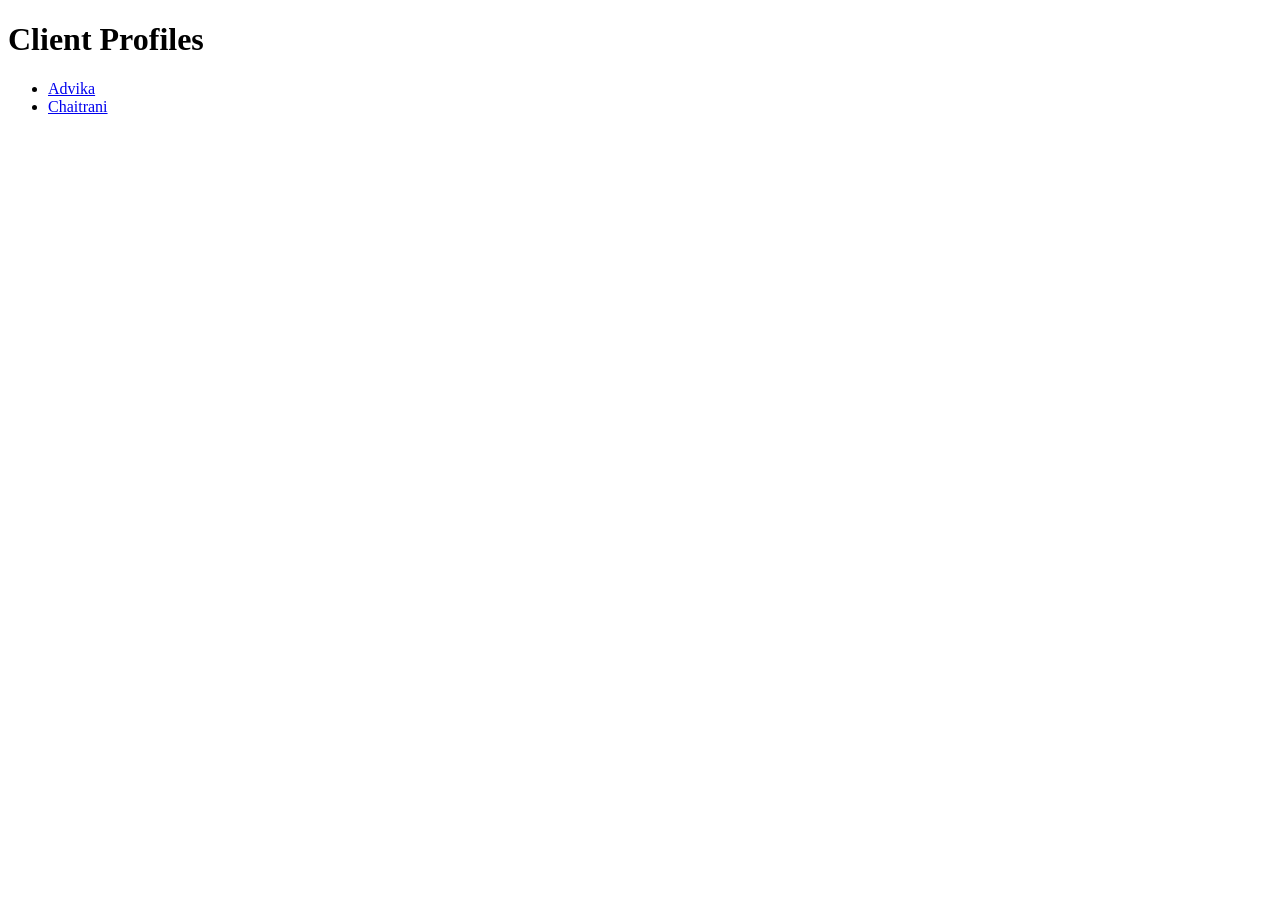
<file: index.html>
<!DOCTYPE html>
<html>
<head>
    <title>Faculty Profiles</title>
</head>
<body>

    <h1>Client Profiles</h1>

    <ul>
        <li><a href="advika.html">Advika</a></li>
        <li><a href="chaitrani-portfolio.html">Chaitrani</a></li>
    </ul>

</body>
</html>
</file>
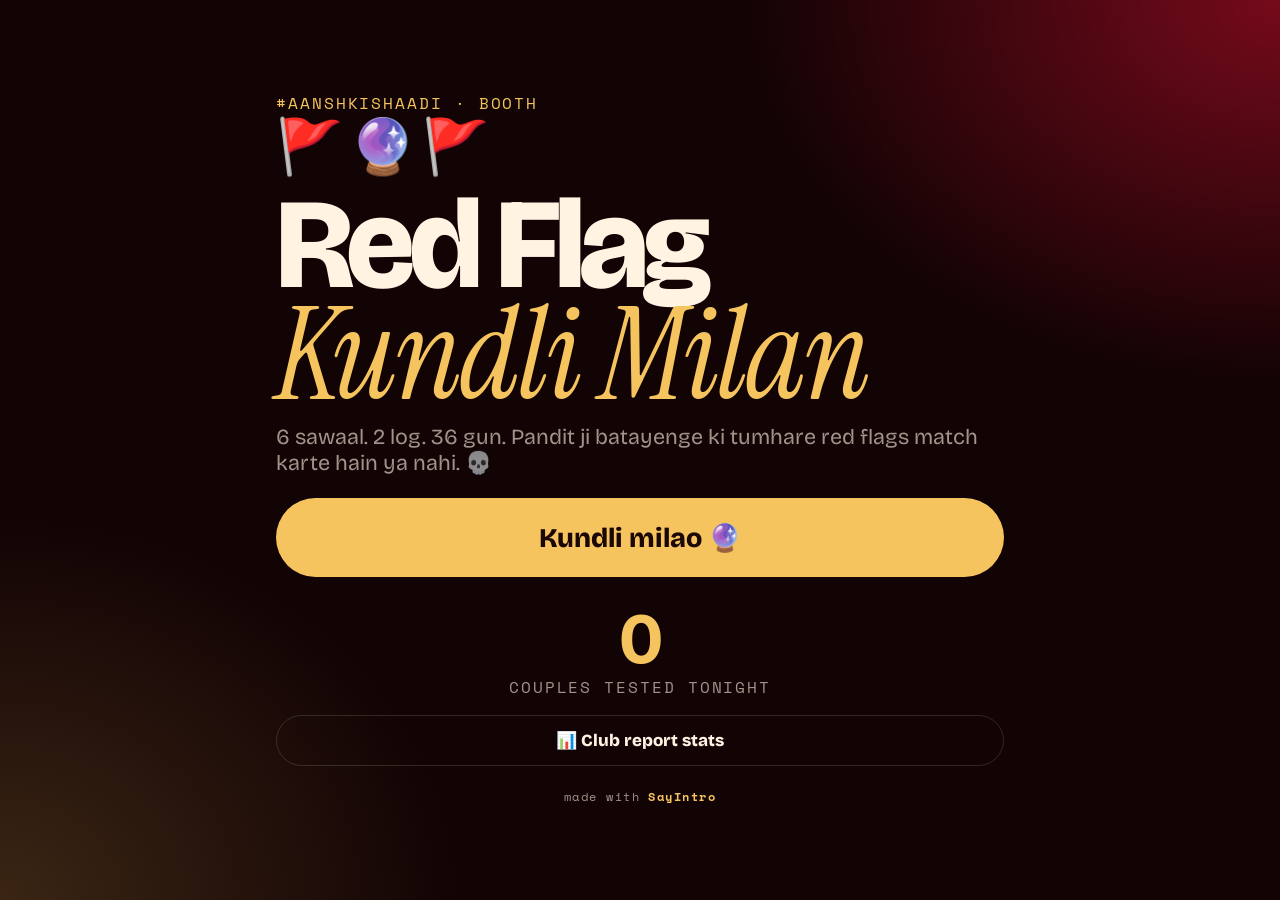
<file: fake-shaadi/public/kundli.html>
<!doctype html>
<html lang="en">
<head>
<meta charset="utf-8">
<meta name="viewport" content="width=device-width, initial-scale=1, viewport-fit=cover">
<title>Red Flag Kundli Milan · #AanshKiShaadi</title>
<meta name="theme-color" content="#120304">
<link rel="icon" href="data:image/svg+xml,<svg xmlns='http://www.w3.org/2000/svg' viewBox='0 0 100 100'><text y='.9em' font-size='90'>🚩</text></svg>">
<link rel="preconnect" href="https://fonts.googleapis.com">
<link rel="preconnect" href="https://fonts.gstatic.com" crossorigin>
<link href="https://fonts.googleapis.com/css2?family=Bricolage+Grotesque:opsz,wght@12..96,400..800&family=Instrument+Serif:ital@0;1&family=Space+Mono:wght@400;700&display=swap" rel="stylesheet">
<style>
  :root {
    --bg: #120304; --red: #c8102e; --red-2: #ff3b4e; --gold: #f5c45e; --gold-2: #ffe3a3;
    --text: #fff4e2; --muted: rgba(255, 244, 226, 0.6); --line: rgba(255, 244, 226, 0.14); --card: rgba(255, 255, 255, 0.05);
    --display: 'Bricolage Grotesque', system-ui, sans-serif; --serif: 'Instrument Serif', Georgia, serif; --mono: 'Space Mono', ui-monospace, monospace;
    color-scheme: dark;
  }
  * { box-sizing: border-box; }
  html, body { margin: 0; min-height: 100%; }
  body {
    font-family: var(--display); color: var(--text); min-height: 100dvh; overflow-x: hidden;
    background:
      radial-gradient(70vmax 50vmax at 100% 0%, rgba(200, 16, 46, 0.55), transparent 60%),
      radial-gradient(60vmax 50vmax at 0% 100%, rgba(245, 196, 94, 0.18), transparent 60%),
      var(--bg);
  }
  button, input { font: inherit; color: inherit; }
  .screen { display: none; min-height: 100dvh; padding: max(20px, env(safe-area-inset-top)) 16px max(24px, env(safe-area-inset-bottom)); max-width: 760px; margin: 0 auto; flex-direction: column; justify-content: center; }
  .screen.on { display: flex; animation: in 0.35s ease both; }
  @keyframes in { from { opacity: 0; transform: translateY(14px); } to { opacity: 1; transform: none; } }
  .mono { font-family: var(--mono); letter-spacing: 0.12em; text-transform: uppercase; font-size: clamp(12px, 1.8vh, 16px); }
  .serif { font-family: var(--serif); font-style: italic; font-weight: 400; }
  .gold { color: var(--gold); } .muted { color: var(--muted); } .red { color: var(--red-2); }
  h1 { font-size: clamp(56px, 16vw, 128px); line-height: 0.86; letter-spacing: -0.05em; margin: 10px 0 14px; font-weight: 800; }
  h1 .serif { display: block; color: var(--gold); letter-spacing: -0.02em; }
  h2 { font-size: clamp(34px, 9vw, 64px); line-height: 1; letter-spacing: -0.03em; margin: 8px 0 16px; }
  .btn { display: flex; align-items: center; justify-content: center; gap: 10px; width: 100%; border: 0; border-radius: 999px; padding: clamp(18px, 2.6vh, 26px); font-size: clamp(20px, 3vh, 28px); font-weight: 800; cursor: pointer; background: var(--gold); color: #1b0805; -webkit-tap-highlight-color: transparent; transition: transform 0.1s; }
  .btn:active { transform: scale(0.97); }
  .btn.red { background: var(--red); color: #fff; }
  .btn.ghost { background: transparent; border: 1px solid var(--line); color: var(--text); font-size: 17px; padding: 14px; }
  .input { width: 100%; padding: 18px 20px; border-radius: 18px; background: rgba(0, 0, 0, 0.4); border: 2px solid var(--line); outline: none; font-size: clamp(20px, 3vh, 28px); font-weight: 700; }
  .input:focus { border-color: var(--gold); }
  .count { margin-top: 26px; text-align: center; }
  .count b { font-size: clamp(40px, 8vh, 72px); display: block; line-height: 1; color: var(--gold); letter-spacing: -0.03em; }
  .flags { font-size: clamp(30px, 6vh, 54px); letter-spacing: 6px; }

  .progress { display: flex; gap: 6px; margin-bottom: 18px; }
  .progress i { flex: 1; height: 6px; border-radius: 9px; background: var(--line); }
  .progress i.done { background: var(--gold); }
  .who { display: inline-block; padding: 6px 14px; border-radius: 999px; background: var(--red); font-weight: 800; font-size: clamp(14px, 2vh, 20px); }
  .q { font-size: clamp(34px, 8.5vw, 64px); line-height: 1.02; letter-spacing: -0.03em; font-weight: 800; margin: 18px 0 22px; }
  .opts { display: grid; gap: 12px; }
  .opt { text-align: left; padding: clamp(16px, 2.4vh, 24px) 20px; border-radius: 20px; border: 2px solid var(--line); background: var(--card); font-size: clamp(19px, 2.8vh, 28px); font-weight: 700; cursor: pointer; display: flex; gap: 14px; align-items: center; }
  .opt kbd { font-family: var(--mono); font-size: 14px; color: var(--muted); border: 1px solid var(--line); border-radius: 6px; padding: 2px 7px; }
  .opt:active, .opt.pick { border-color: var(--gold); background: rgba(245, 196, 94, 0.18); }
  .back { background: none; border: 0; color: var(--muted); margin-top: 18px; cursor: pointer; font-size: 15px; }

  .pass { text-align: center; }
  .pass .em { font-size: clamp(80px, 18vh, 160px); }

  .chakra { width: min(60vw, 40vh); aspect-ratio: 1; margin: 0 auto; border-radius: 50%; border: 3px solid var(--gold); position: relative; animation: spin 1s linear infinite; box-shadow: 0 0 60px rgba(245, 196, 94, 0.4), inset 0 0 40px rgba(200, 16, 46, 0.6); }
  .chakra span { position: absolute; left: 50%; top: 50%; font-size: clamp(22px, 4vh, 36px); }
  @keyframes spin { to { transform: rotate(360deg); } }
  .loading-txt { text-align: center; margin-top: 26px; font-size: clamp(20px, 3vh, 30px); font-weight: 700; }

  .result { text-align: center; }
  .names { font-size: clamp(26px, 6vw, 44px); font-weight: 800; letter-spacing: -0.02em; }
  .names .serif { color: var(--red-2); }
  .score { font-size: clamp(110px, 30vw, 230px); line-height: 0.9; font-weight: 800; letter-spacing: -0.06em; color: var(--gold); text-shadow: 0 0 50px rgba(245, 196, 94, 0.45); }
  .score small { font-size: 0.32em; color: var(--muted); letter-spacing: -0.02em; }
  .verdict { font-size: clamp(26px, 6.6vw, 46px); font-weight: 800; line-height: 1.08; letter-spacing: -0.02em; margin: 10px 0; opacity: 0; transform: scale(0.7); transition: all 0.5s cubic-bezier(.2,1.6,.4,1); }
  .verdict.show { opacity: 1; transform: none; }
  .yog { font-family: var(--serif); font-style: italic; font-size: clamp(20px, 4.4vw, 30px); color: var(--gold-2); margin: 4px 0; }
  .meter { margin: 18px auto 6px; max-width: 520px; text-align: left; }
  .meter .bar { height: 14px; border-radius: 99px; background: var(--line); overflow: hidden; }
  .meter .bar i { display: block; height: 100%; width: 0; background: linear-gradient(90deg, var(--gold), var(--red-2)); transition: width 1.2s ease 0.3s; }
  .breakdown { display: grid; grid-template-columns: 1fr 1fr; gap: 8px; margin: 18px 0; text-align: left; }
  .breakdown div { background: var(--card); border: 1px solid var(--line); border-radius: 14px; padding: 10px 12px; font-size: 14px; }
  .breakdown b { display: block; font-size: 13px; color: var(--muted); font-family: var(--mono); font-weight: 400; letter-spacing: 0.05em; }
  .story { width: min(260px, 64vw); aspect-ratio: 9/16; border-radius: 16px; border: 1px solid var(--line); box-shadow: 0 20px 60px rgba(0, 0, 0, 0.6); margin: 8px auto 14px; display: block; }
  .row2 { display: grid; grid-template-columns: 1fr 1fr; gap: 10px; }
  .next { margin-top: 12px; background: var(--red); color: #fff; font-size: clamp(24px, 3.6vh, 34px); }
  .foot { text-align: center; font-family: var(--mono); font-size: 12px; color: var(--muted); letter-spacing: 0.12em; margin-top: 22px; }
  .foot b { color: var(--gold); }
  .stats { background: var(--card); border: 1px solid var(--line); border-radius: 18px; padding: 16px; margin-top: 14px; display: none; font-family: var(--mono); font-size: 14px; white-space: pre-wrap; }
  .stats.on { display: block; }
  .toast { position: fixed; left: 50%; bottom: 24px; transform: translateX(-50%); background: #2a0a0d; border: 1px solid var(--gold); padding: 12px 18px; border-radius: 14px; font-weight: 700; z-index: 9; opacity: 0; transition: opacity 0.25s; pointer-events: none; }
  .toast.on { opacity: 1; }
</style>
</head>
<body>

<!-- HOME -->
<section class="screen on" id="s-home">
  <div class="mono gold">#AanshKiShaadi · Booth</div>
  <div class="flags">🚩🔮🚩</div>
  <h1>Red Flag <span class="serif">Kundli Milan</span></h1>
  <p class="muted" style="font-size:clamp(17px,2.4vh,22px);margin:0 0 22px;">6 sawaal. 2 log. 36 gun. Pandit ji batayenge ki tumhare red flags match karte hain ya nahi. 💀</p>
  <button class="btn" id="go">Kundli milao 🔮</button>
  <div class="count"><b id="pairCount">0</b><span class="mono muted">couples tested tonight</span></div>
  <button class="btn ghost" id="statsBtn" style="margin-top:16px;">📊 Club report stats</button>
  <div class="stats" id="stats"></div>
  <div class="foot">made with <b>SayIntro</b></div>
</section>

<!-- NAMES -->
<section class="screen" id="s-names">
  <div class="mono gold">Step 1</div>
  <h2>Kaun kaun hai <span class="serif gold">rishte mein?</span></h2>
  <form id="namesForm" style="display:grid;gap:12px;">
    <input class="input" id="n1" maxlength="20" placeholder="Pehla naam" required autocomplete="off">
    <div class="serif gold" style="text-align:center;font-size:30px;">weds</div>
    <input class="input" id="n2" maxlength="20" placeholder="Doosra naam" required autocomplete="off">
    <button class="btn" style="margin-top:8px;">Pandit ji, shuru karo 🪔</button>
  </form>
  <button class="back" data-home>← wapas</button>
</section>

<!-- PASS -->
<section class="screen pass" id="s-pass">
  <div class="em" id="passEm">🙈</div>
  <h2 id="passTitle"></h2>
  <p class="muted" id="passSub" style="font-size:clamp(17px,2.4vh,22px);"></p>
  <button class="btn" id="passGo">Main ready hoon 👀</button>
</section>

<!-- QUESTION -->
<section class="screen" id="s-q">
  <div class="progress" id="prog"></div>
  <div><span class="who" id="qWho"></span> <span class="mono muted" id="qNum"></span></div>
  <div class="q" id="qText"></div>
  <div class="opts" id="qOpts"></div>
  <button class="back" id="qBack">← pichla sawaal</button>
</section>

<!-- LOADING -->
<section class="screen" id="s-load">
  <div class="chakra" id="chakra"></div>
  <div class="loading-txt" id="loadTxt">Pandit ji kundli mila rahe hain...</div>
</section>

<!-- RESULT -->
<section class="screen result" id="s-result">
  <div class="names" id="rNames"></div>
  <div class="mono muted" style="margin-top:10px;">Gun mile</div>
  <div class="score"><span id="rScore">0</span><small>/36</small></div>
  <div class="verdict" id="rVerdict"></div>
  <div id="rYog"></div>
  <div class="meter"><div class="mono muted" style="display:flex;justify-content:space-between;"><span>Red flag meter</span><span id="rFlagPct">0%</span></div><div class="bar"><i id="rFlagBar"></i></div></div>
  <div class="breakdown" id="rBreak"></div>
  <canvas class="story" id="cv" width="1080" height="1920"></canvas>
  <div class="row2">
    <button class="btn" id="dl">Download ⬇️</button>
    <button class="btn ghost" id="share" style="font-size:clamp(20px,3vh,28px);font-weight:800;">Share 📤</button>
  </div>
  <button class="btn next" id="next">Next couple ➡️</button>
  <div class="foot">#AanshKiShaadi · made with <b>SayIntro</b></div>
</section>

<div class="toast" id="toast"></div>

<script>
(function () {
  // ---------------- data ----------------
  // flag = how red-flaggy the answer is (0 green → 2 red)
  const QS = [
    { key: 'reply', short: 'Reply time', q: 'Reply kitne time mein karte ho? 📱', opts: [
      ['2 sec, phone haath mein hi hai ⚡', 0], ['2 ghante, busy hoon 💅', 1], ['3 din baad "sorry dekha nahi" 🫠', 2], ['Seen karke bhool jaata hoon 👻', 2]] },
    { key: 'ex', short: 'Ex ki story', q: 'Ex ki story dekhte ho? 👀', opts: [
      ['Kabhi nahi, healed hoon 🧘', 0], ['Kabhi kabhi, galti se 🙊', 1], ['Daily. Fake account se 🕵️', 2]] },
    { key: 'chai', short: 'Chai/coffee', q: 'Chai ya coffee? ☕', opts: [
      ['Chai, obviously 🫖', 0], ['Coffee, main character 🧋', 0], ['Jo free mile 🤑', 1], ['3am wala energy drink 🥫', 1]] },
    { key: 'wrapped', short: 'Spotify Wrapped', q: 'Spotify Wrapped dikhate ho? 🎧', opts: [
      ['Haan, poori duniya ko 📢', 1], ['Sirf close friends ko 🤫', 0], ['Mera Wrapped embarrassing hai 😭', 0], ['Spotify nahi, YouTube pe gaane 📺', 1]] },
    { key: 'reels', short: '3am reels', q: '3am reels bhejte ho? 🌚', opts: [
      ['Haan, 47 reels ek saath 📲', 2], ['Kabhi kabhi, jab relatable ho 😂', 1], ['Main 10 baje so jaata hoon 😴', 0]] },
    { key: 'cancel', short: 'Plan cancel', q: 'Plans cancel karna love language hai? 🛋️', opts: [
      ['Haan, ghar pe rehna peace hai 🛋️', 2], ['Last minute pe, guilt ke saath 😬', 1], ['Kabhi nahi, 10 min pehle pahunchta hoon ⏰', 0]] },
  ];
  const MAX_FLAGS = QS.reduce((s, q) => s + Math.max(...q.opts.map((o) => o[1])), 0) * 2;

  // bonus combos: test(a, b) gets answer indexes keyed by question
  const COMBOS = [
    { pts: 3, text: 'FBI-level stalking duo. Ex ki story pe dono milte ho 🕵️', test: (a, b) => a.ex === 2 && b.ex === 2 },
    { pts: 2, text: 'Dono ghost karte ho — ladai hogi hi nahi kyunki baat hi nahi hogi 👻', test: (a, b) => a.reply >= 2 && b.reply >= 2 },
    { pts: 2, text: '3am reel exchange program — certified 📲', test: (a, b) => a.reels === 0 && b.reels === 0 },
    { pts: 2, text: 'Plans cancel karke ghar pe so jaoge. Soulmates 😴', test: (a, b) => a.cancel === 0 && b.cancel === 0 },
    { pts: 1, text: 'Chai pe charcha guaranteed. Shaadi ka menu sorted ☕', test: (a, b) => a.chai === 0 && b.chai === 0 },
    { pts: 1, text: 'Wrapped wars confirmed. Story pe dono lad loge 📢', test: (a, b) => a.wrapped === 0 && b.wrapped === 0 },
    { pts: -2, text: 'Ek blue tick ka intezaar karega, doosra ghost. Classic Bollywood plot 🎬', test: (a, b) => (a.reply === 0 && b.reply >= 2) || (b.reply === 0 && a.reply >= 2) },
    { pts: -2, text: 'Ek 10 min pehle ready, doosra ghar pe so raha. Lawyer ready rakho ⚖️', test: (a, b) => (a.cancel === 2 && b.cancel === 0) || (b.cancel === 2 && a.cancel === 0) },
    { pts: -1, text: 'Ek 3am reels bhejega, doosra 10 baje so chuka. Seen zone forever 🌚', test: (a, b) => (a.reels === 0 && b.reels === 2) || (b.reels === 0 && a.reels === 2) },
  ];

  function verdictFor(score, toxic) {
    if (score >= 36) return 'Janam janam ka combo. Pandit ji ne khud shagun de diya 🙏';
    if (score >= 32) return toxic >= 50 ? `Toxic compatibility ${toxic}%, shaadi pakki 💀` : 'Made for each other. Rishta Aunty ro rahi hai 😭💍';
    if (score >= 28) return toxic >= 50 ? 'Red flags match ho gaye, perfect couple 🚩🚩' : 'Green flags hi green flags. Suspicious, par shaadi pakki 💚';
    if (score >= 24) return 'Rishta Aunty approved ✅ Sangeet ki planning shuru';
    if (score >= 20) return 'Situationship energy. Label lagao ya chhod do 🫠';
    if (score >= 16) return 'Bas dost raho, group trip pe dekhte hain 🧳';
    if (score >= 12) return 'Phoopha ji naraaz ho gaye. Shaadi postponed 😤';
    if (score >= 8) return 'Ek chai bolega, ek coffee. Menu pe hi breakup ☕💔';
    if (score >= 4) return 'Kundli nahi mili, par WiFi password share kar sakte ho 📶';
    return 'Pandit ji ne resign kar diya. Bhaago 🏃💨';
  }

  function compute(A, B) {
    let score = 0;
    const rows = QS.map((q) => {
      const a = A[q.key], b = B[q.key];
      const fa = q.opts[a][1], fb = q.opts[b][1];
      let pts, tag;
      if (a === b) { pts = 5; tag = '✅ Same'; }
      else if (fa === fb) { pts = 3; tag = '🟡 Same vibe'; }
      else if (Math.abs(fa - fb) === 1) { pts = 1; tag = '🟠 Thoda adjust'; }
      else { pts = 0; tag = '❌ Clash'; }
      score += pts;
      return { label: q.short, pts, tag };
    });
    const yogs = COMBOS.filter((c) => c.test(A, B));
    yogs.forEach((c) => (score += c.pts));
    score = Math.max(0, Math.min(36, score));
    const flags = QS.reduce((s, q) => s + q.opts[A[q.key]][1] + q.opts[B[q.key]][1], 0);
    const toxic = Math.round((flags / MAX_FLAGS) * 100);
    return { score, rows, yogs, toxic, verdict: verdictFor(score, toxic) };
  }

  // ---------------- state & storage ----------------
  const $ = (s) => document.querySelector(s);
  const store = {
    get(k, d) { try { const v = localStorage.getItem(k); return v == null ? d : JSON.parse(v); } catch (e) { return d; } },
    set(k, v) { try { localStorage.setItem(k, JSON.stringify(v)); } catch (e) {} },
  };
  let names = ['', ''], answers = [{}, {}], person = 0, qi = 0, result = null;

  function show(id) {
    document.querySelectorAll('.screen').forEach((s) => s.classList.toggle('on', s.id === 's-' + id));
    window.scrollTo(0, 0);
  }
  function toast(m) { const t = $('#toast'); t.textContent = m; t.classList.add('on'); clearTimeout(toast.t); toast.t = setTimeout(() => t.classList.remove('on'), 2200); }
  function home() {
    $('#pairCount').textContent = store.get('rfk_pairs', 0);
    $('#stats').classList.remove('on');
    show('home');
  }

  // ---------------- flow ----------------
  $('#go').addEventListener('click', () => { $('#n1').value = ''; $('#n2').value = ''; show('names'); setTimeout(() => $('#n1').focus(), 50); });
  document.querySelectorAll('[data-home]').forEach((b) => b.addEventListener('click', home));
  $('#namesForm').addEventListener('submit', (e) => {
    e.preventDefault();
    names = [$('#n1').value.trim(), $('#n2').value.trim()];
    answers = [{}, {}]; person = 0; qi = 0;
    pass();
  });

  function pass() {
    const me = names[person], other = names[1 - person];
    $('#passEm').textContent = person === 0 ? '👀' : '🙈';
    $('#passTitle').innerHTML = person === 0 ? `Pehle <span class="serif gold">${esc(me)}</span> ki baari` : `Phone <span class="serif gold">${esc(me)}</span> ko pass karo`;
    $('#passSub').textContent = `${other}, nazar hatao. No peeking, no cheating, no copying answers 🙅`;
    show('pass');
  }
  $('#passGo').addEventListener('click', () => { qi = 0; ask(); });

  function ask() {
    const q = QS[qi];
    $('#prog').innerHTML = QS.map((_, i) => `<i class="${i < qi ? 'done' : ''}"></i>`).join('');
    $('#qWho').textContent = names[person];
    $('#qNum').textContent = `Sawaal ${qi + 1}/${QS.length}`;
    $('#qText').textContent = q.q;
    $('#qOpts').innerHTML = q.opts.map((o, i) => `<button class="opt" data-i="${i}"><kbd>${i + 1}</kbd><span>${esc(o[0])}</span></button>`).join('');
    document.querySelectorAll('#qOpts .opt').forEach((b) => b.addEventListener('click', () => pick(Number(b.dataset.i), b)));
    $('#qBack').style.visibility = qi > 0 ? 'visible' : 'hidden';
    show('q');
  }
  let picking = false;
  function pick(i, el) {
    if (picking) return;
    picking = true;
    el && el.classList.add('pick');
    answers[person][QS[qi].key] = i;
    setTimeout(() => {
      picking = false;
      if (qi < QS.length - 1) { qi++; ask(); }
      else if (person === 0) { person = 1; pass(); }
      else reveal();
    }, 220);
  }
  $('#qBack').addEventListener('click', () => { if (qi > 0) { qi--; ask(); } });
  document.addEventListener('keydown', (e) => {
    if (!$('#s-q').classList.contains('on')) return;
    const n = Number(e.key);
    if (n >= 1 && n <= QS[qi].opts.length) pick(n - 1, document.querySelectorAll('#qOpts .opt')[n - 1]);
  });

  // ---------------- reveal ----------------
  const ZODIAC = ['♈', '♉', '♊', '♋', '♌', '♍', '♎', '♏', '♐', '♑', '♒', '♓'];
  $('#chakra').innerHTML = ZODIAC.map((z, i) => `<span style="transform:translate(-50%,-50%) rotate(${i * 30}deg) translateY(-40%) translateY(calc(-1 * min(22vw, 14vh)))">${z}</span>`).join('') + '<span style="transform:translate(-50%,-50%);font-size:min(14vw,9vh)">🪔</span>';

  function reveal() {
    result = compute(answers[0], answers[1]);
    const pairs = store.get('rfk_pairs', 0) + 1;
    store.set('rfk_pairs', pairs);
    const log = store.get('rfk_log', []);
    log.push({ a: names[0], b: names[1], s: result.score, t: Date.now() });
    store.set('rfk_log', log.slice(-1000));

    const lines = ['Pandit ji kundli mila rahe hain...', 'Red flags gin rahe hain... 🚩', 'Shani ki chaal check ho rahi hai... 🪐', 'Phoopha ji se approval le rahe hain... 😤'];
    let li = 0;
    $('#loadTxt').textContent = lines[0];
    show('load');
    const iv = setInterval(() => { li = (li + 1) % lines.length; $('#loadTxt').textContent = lines[li]; }, 700);
    setTimeout(() => { clearInterval(iv); showResult(); }, 2800);
  }

  function showResult() {
    const r = result;
    $('#rNames').innerHTML = `${esc(names[0])} <span class="serif">&amp;</span> ${esc(names[1])}`;
    $('#rVerdict').classList.remove('show');
    $('#rVerdict').textContent = r.verdict;
    $('#rYog').innerHTML = r.yogs.map((y) => `<div class="yog">✨ ${esc(y.text)}</div>`).join('');
    $('#rFlagPct').textContent = r.toxic + '%';
    $('#rFlagBar').style.width = '0';
    $('#rBreak').innerHTML = r.rows.map((x) => `<div><b>${esc(x.label)}</b>${x.tag} · +${x.pts}</div>`).join('');
    show('result');
    const el = $('#rScore'), start = performance.now();
    (function step(now) {
      const p = Math.min(1, (now - start) / 1600);
      el.textContent = Math.round(r.score * (1 - Math.pow(1 - p, 3)));
      if (p < 1) requestAnimationFrame(step);
      else { $('#rVerdict').classList.add('show'); $('#rFlagBar').style.width = r.toxic + '%'; burst(); }
    })(start);
    drawStory();
  }

  function burst() {
    const icons = result.score >= 24 ? ['💍', '✨', '💛', '🎉', '🌸'] : ['🚩', '💀', '🚩', '😭', '🫠'];
    for (let i = 0; i < 36; i++) {
      const s = document.createElement('span');
      s.textContent = icons[i % icons.length];
      s.style.cssText = `position:fixed;top:-40px;left:${Math.random() * 100}vw;font-size:${20 + Math.random() * 26}px;z-index:8;pointer-events:none;transition:transform ${2 + Math.random() * 2}s linear;`;
      document.body.appendChild(s);
      requestAnimationFrame(() => (s.style.transform = `translateY(${innerHeight + 80}px) rotate(${Math.random() * 540}deg)`));
      setTimeout(() => s.remove(), 4300);
    }
  }

  $('#next').addEventListener('click', home);

  // ---------------- story image ----------------
  const cv = $('#cv'), ctx = cv.getContext('2d'), W = 1080, H = 1920;
  const F = { d: '"Bricolage Grotesque", system-ui, sans-serif', s: '"Instrument Serif", Georgia, serif', m: '"Space Mono", monospace' };
  function center(t, y, font, color) { ctx.font = font; ctx.fillStyle = color; ctx.textAlign = 'center'; ctx.fillText(t, W / 2, y); }
  function fit(t, tpl, max, maxW) { let s = max; do { ctx.font = tpl.replace('{s}', s); s -= 4; } while (ctx.measureText(t).width > maxW && s > 28); return ctx.font; }
  function wrap(t, maxW) { const w = t.split(' '), L = []; let l = ''; w.forEach((x) => { const tt = l ? l + ' ' + x : x; if (ctx.measureText(tt).width > maxW && l) { L.push(l); l = x; } else l = tt; }); if (l) L.push(l); return L; }
  function rr(x, y, w, h, r) { ctx.beginPath(); ctx.roundRect ? ctx.roundRect(x, y, w, h, r) : ctx.rect(x, y, w, h); }

  function drawStory() {
    const r = result;
    const g = ctx.createLinearGradient(0, 0, 0, H);
    g.addColorStop(0, '#2a0508'); g.addColorStop(0.5, '#160304'); g.addColorStop(1, '#0c0203');
    ctx.fillStyle = g; ctx.fillRect(0, 0, W, H);
    const glow = (x, y, rad, c) => { const rg = ctx.createRadialGradient(x, y, 0, x, y, rad); rg.addColorStop(0, c); rg.addColorStop(1, 'rgba(0,0,0,0)'); ctx.fillStyle = rg; ctx.fillRect(0, 0, W, H); };
    glow(W, 0, 900, 'rgba(200,16,46,0.6)'); glow(0, H, 800, 'rgba(245,196,94,0.22)'); glow(W / 2, 900, 520, 'rgba(245,196,94,0.18)');
    // mandala rings
    ctx.strokeStyle = 'rgba(245,196,94,0.14)'; ctx.lineWidth = 2;
    for (let i = 1; i <= 6; i++) { ctx.beginPath(); ctx.arc(W / 2, 880, 120 + i * 60, 0, Math.PI * 2); ctx.stroke(); }
    ctx.strokeStyle = 'rgba(245,196,94,0.8)'; ctx.lineWidth = 4; rr(44, 44, W - 88, H - 88, 40); ctx.stroke();

    center('#AanshKiShaadi', 160, `italic 400 60px ${F.s}`, '#ff3b4e');
    center('🚩 RED FLAG KUNDLI MILAN 🚩', 230, `700 34px ${F.m}`, '#f5c45e');

    const nm = `${names[0]} & ${names[1]}`;
    center(nm, 400, fit(nm, `800 {s}px ${F.d}`, 110, 900), '#fff4e2');

    center('GUN MILE', 600, `700 40px ${F.m}`, 'rgba(255,244,226,0.7)');
    ctx.font = `800 380px ${F.d}`;
    const sw = ctx.measureText(String(r.score)).width;
    ctx.font = `800 120px ${F.d}`;
    const dw = ctx.measureText('/36').width;
    const x0 = W / 2 - (sw + dw) / 2;
    ctx.textAlign = 'left';
    ctx.shadowColor = 'rgba(245,196,94,0.6)'; ctx.shadowBlur = 50;
    ctx.fillStyle = '#f5c45e'; ctx.font = `800 380px ${F.d}`; ctx.fillText(String(r.score), x0, 960);
    ctx.shadowBlur = 0;
    ctx.fillStyle = 'rgba(255,244,226,0.55)'; ctx.font = `800 120px ${F.d}`; ctx.fillText('/36', x0 + sw + 10, 960);

    // verdict
    let size = 76, lines;
    do { ctx.font = `800 ${size}px ${F.d}`; lines = wrap(r.verdict, 900); size -= 4; } while (lines.length > 3 && size > 44);
    size += 4;
    lines.forEach((l, i) => center(l, 1110 + i * size * 1.12, `800 ${size}px ${F.d}`, '#fff4e2'));
    let y = 1110 + lines.length * size * 1.12 + 30;

    // yog
    if (r.yogs[0]) {
      ctx.font = `italic 400 48px ${F.s}`;
      const yl = wrap('✨ ' + r.yogs[0].text, 880).slice(0, 2);
      yl.forEach((l, i) => center(l, y + 30 + i * 56, `italic 400 48px ${F.s}`, '#ffe3a3'));
      y += 30 + yl.length * 56 + 20;
    }

    // red flag meter
    const my = Math.max(y + 20, 1560);
    ctx.textAlign = 'left'; ctx.font = `700 30px ${F.m}`; ctx.fillStyle = 'rgba(255,244,226,0.7)';
    ctx.fillText('RED FLAG METER', 140, my);
    ctx.textAlign = 'right'; ctx.fillText(r.toxic + '%', W - 140, my);
    rr(140, my + 24, W - 280, 30, 15); ctx.fillStyle = 'rgba(255,255,255,0.12)'; ctx.fill();
    const bg = ctx.createLinearGradient(140, 0, W - 140, 0); bg.addColorStop(0, '#f5c45e'); bg.addColorStop(1, '#ff3b4e');
    rr(140, my + 24, Math.max(30, (W - 280) * r.toxic / 100), 30, 15); ctx.fillStyle = bg; ctx.fill();

    center('25 OCT · IMPERIAL PALACE · CHANDRAPUR', 1770, `400 26px ${F.m}`, '#f5c45e');
    center('made with SayIntro', 1830, `400 28px ${F.m}`, 'rgba(255,244,226,0.6)');
  }

  function blob() { return new Promise((res) => cv.toBlob(res, 'image/png')); }
  const fname = () => `kundli-${names.join('-').replace(/[^a-z0-9-]+/gi, '').toLowerCase() || 'couple'}.png`;
  $('#dl').addEventListener('click', async () => {
    const url = URL.createObjectURL(await blob());
    const a = Object.assign(document.createElement('a'), { href: url, download: fname() });
    document.body.appendChild(a); a.click(); a.remove();
    setTimeout(() => URL.revokeObjectURL(url), 4000);
    toast('Story download ho gayi 🔥 Tag #AanshKiShaadi');
  });
  $('#share').addEventListener('click', async () => {
    const file = new File([await blob()], fname(), { type: 'image/png' });
    if (navigator.canShare && navigator.canShare({ files: [file] })) {
      try { await navigator.share({ files: [file], text: `Gun mile: ${result.score}/36 🚩 #AanshKiShaadi` }); } catch (e) {}
    } else toast('Share yahan nahi chalta — Download karo');
  });

  // ---------------- club stats ----------------
  $('#statsBtn').addEventListener('click', () => {
    const el = $('#stats');
    if (el.classList.toggle('on')) {
      const log = store.get('rfk_log', []);
      const pairs = store.get('rfk_pairs', 0);
      const avg = log.length ? (log.reduce((s, x) => s + x.s, 0) / log.length).toFixed(1) : '—';
      const best = log.slice().sort((a, b) => b.s - a.s)[0];
      const perfect = log.filter((x) => x.s >= 32).length;
      const text = `🚩 Red Flag Kundli Milan — #AanshKiShaadi\nCouples tested: ${pairs}\nAverage gun: ${avg}/36\n32+ (shaadi pakki): ${perfect}\nTop score: ${best ? best.s + '/36' : '—'}`;
      el.innerHTML = `${esc(text)}\n\n<button class="btn ghost" id="copyStats" style="margin-top:6px;">Copy for report 📋</button><button class="btn ghost" id="resetStats" style="margin-top:8px;font-size:14px;">Reset counter (naye event ke liye)</button>`;
      $('#copyStats').addEventListener('click', () => { navigator.clipboard ? navigator.clipboard.writeText(text).then(() => toast('Copied ✅'), () => prompt('Copy:', text)) : prompt('Copy:', text); });
      $('#resetStats').addEventListener('click', () => { if (prompt('Counter 0 karna hai? Type: RESET') === 'RESET') { store.set('rfk_pairs', 0); store.set('rfk_log', []); home(); } });
    }
  });

  function esc(s) { return String(s).replace(/[&<>"']/g, (c) => ({ '&': '&amp;', '<': '&lt;', '>': '&gt;', '"': '&quot;', "'": '&#39;' }[c])); }

  home();
  if (document.fonts) document.fonts.load(`800 100px ${F.d}`).catch(() => {});
  // Offline support: cache this page + fonts once loaded (needs https, ignored on file://)
  if ('serviceWorker' in navigator && location.protocol.startsWith('http')) navigator.serviceWorker.register('/kundli-sw.js').catch(() => {});
})();
</script>
</body>
</html>
</file>
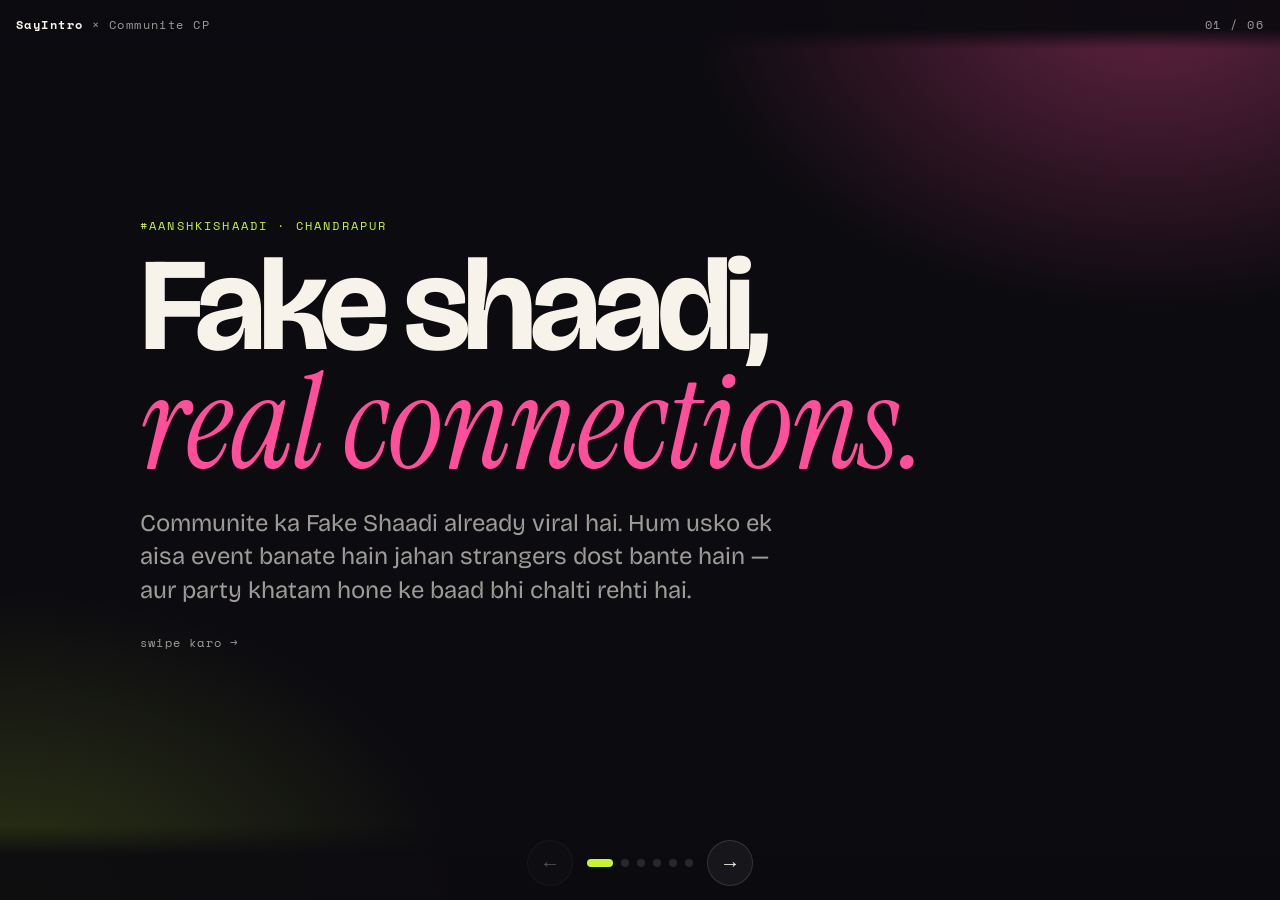
<file: fake-shaadi/public/pitch.html>
<!doctype html>
<html lang="en">
<head>
<meta charset="utf-8">
<meta name="viewport" content="width=device-width, initial-scale=1, viewport-fit=cover">
<title>SayIntro × Communite · Pitch</title>
<meta name="description" content="Fake shaadi, real connections — SayIntro for Communite Chandrapur.">
<meta name="theme-color" content="#0c0b10">
<link rel="icon" href="data:image/svg+xml,<svg xmlns='http://www.w3.org/2000/svg' viewBox='0 0 100 100'><text y='.9em' font-size='90'>👋</text></svg>">
<link href="https://fonts.googleapis.com/css2?family=Bricolage+Grotesque:opsz,wght@12..96,400..800&family=Instrument+Serif:ital@0;1&family=Space+Mono:wght@400;700&display=swap" rel="stylesheet">
<style>
  :root {
    --bg: #0c0b10; --text: #f8f3ea; --muted: rgba(248, 243, 234, 0.62); --line: rgba(248, 243, 234, 0.13); --card: rgba(255, 255, 255, 0.05);
    --lime: #c6f432; --pink: #ff4f9a; --gold: #f5c45e;
    --display: 'Bricolage Grotesque', system-ui, sans-serif; --serif: 'Instrument Serif', Georgia, serif; --mono: 'Space Mono', ui-monospace, monospace;
    color-scheme: dark;
  }
  * { box-sizing: border-box; }
  html, body { margin: 0; height: 100%; background: var(--bg); color: var(--text); font-family: var(--display); overflow: hidden; }
  .deck { display: flex; height: 100dvh; overflow-x: auto; overflow-y: hidden; scroll-snap-type: x mandatory; scroll-behavior: smooth; scrollbar-width: none; overscroll-behavior-x: contain; }
  .deck::-webkit-scrollbar { display: none; }
  .slide { flex: 0 0 100vw; height: 100dvh; scroll-snap-align: start; overflow-y: auto; display: flex; padding: 64px 16px 96px; position: relative; isolation: isolate; }
  .slide::before { content: ''; position: absolute; inset: 0; z-index: -1; pointer-events: none; }
  .s1::before { background: radial-gradient(60vmax 40vmax at 90% 0%, rgba(255, 79, 154, 0.35), transparent 60%), radial-gradient(60vmax 40vmax at 0% 100%, rgba(198, 244, 50, 0.18), transparent 60%); }
  .s2::before { background: radial-gradient(50vmax 40vmax at 0% 0%, rgba(255, 79, 154, 0.2), transparent 60%); }
  .s3::before { background: radial-gradient(60vmax 40vmax at 100% 100%, rgba(198, 244, 50, 0.16), transparent 60%); }
  .s4::before { background: radial-gradient(60vmax 40vmax at 100% 0%, rgba(245, 196, 94, 0.18), transparent 60%); }
  .s5::before { background: radial-gradient(70vmax 50vmax at 50% 50%, rgba(198, 244, 50, 0.16), transparent 60%); }
  .s6::before { background: radial-gradient(60vmax 40vmax at 0% 0%, rgba(255, 79, 154, 0.25), transparent 60%), radial-gradient(60vmax 40vmax at 100% 100%, rgba(245, 196, 94, 0.15), transparent 60%); }
  .in { width: 100%; max-width: 1000px; margin: auto; }
  .kick { font-family: var(--mono); font-size: 12px; letter-spacing: 0.18em; text-transform: uppercase; color: var(--lime); }
  h1 { font-size: clamp(54px, 14vw, 132px); line-height: 0.88; letter-spacing: -0.05em; margin: 14px 0 18px; }
  h2 { font-size: clamp(36px, 8.5vw, 76px); line-height: 0.95; letter-spacing: -0.04em; margin: 10px 0 22px; }
  .serif { font-family: var(--serif); font-style: italic; font-weight: 400; letter-spacing: -0.01em; }
  .pink { color: var(--pink); } .lime { color: var(--lime); } .gold { color: var(--gold); } .muted { color: var(--muted); }
  .lead { font-size: clamp(18px, 2.6vw, 24px); color: var(--muted); max-width: 640px; line-height: 1.4; }
  .grid { display: grid; gap: 12px; grid-template-columns: repeat(auto-fit, minmax(min(100%, 260px), 1fr)); }
  .c { background: var(--card); border: 1px solid var(--line); border-radius: 20px; padding: 18px; }
  .c .em { font-size: 30px; }
  .c b { display: block; font-size: 20px; margin: 6px 0 4px; letter-spacing: -0.01em; }
  .c p { margin: 0; color: var(--muted); font-size: 15px; line-height: 1.4; }
  .c.hi { border-color: rgba(198, 244, 50, 0.5); background: linear-gradient(150deg, rgba(198, 244, 50, 0.14), rgba(255, 255, 255, 0.03)); }
  .pill { display: inline-block; padding: 7px 14px; border-radius: 999px; border: 1px solid var(--line); font-family: var(--mono); font-size: 12px; letter-spacing: 0.08em; margin: 0 6px 8px 0; }
  .free { font-size: clamp(72px, 20vw, 180px); font-weight: 800; letter-spacing: -0.06em; line-height: 0.85; color: var(--lime); }
  .steps { counter-reset: s; display: grid; gap: 10px; margin-top: 22px; }
  .steps div { counter-increment: s; display: flex; gap: 14px; align-items: flex-start; font-size: clamp(17px, 2.3vw, 21px); }
  .steps div::before { content: counter(s); flex: none; width: 34px; height: 34px; border-radius: 50%; background: var(--lime); color: #142000; display: grid; place-items: center; font-weight: 800; font-size: 16px; }
  .cta { display: inline-flex; align-items: center; gap: 10px; padding: 16px 24px; border-radius: 999px; background: var(--lime); color: #142000; font-weight: 800; font-size: 18px; text-decoration: none; margin-top: 22px; }
  .brand { font-size: clamp(60px, 16vw, 140px); font-weight: 800; letter-spacing: -0.06em; line-height: 0.9; }
  .brand span { color: var(--pink); }
  .top { position: fixed; top: 0; left: 0; right: 0; display: flex; justify-content: space-between; align-items: center; padding: 16px; z-index: 5; font-family: var(--mono); font-size: 12px; letter-spacing: 0.12em; color: var(--muted); pointer-events: none; background: linear-gradient(rgba(12, 11, 16, 0.95) 60%, transparent); }
  .top b { color: var(--text); }
  .nav { position: fixed; left: 0; right: 0; bottom: 0; display: flex; align-items: center; justify-content: center; gap: 14px; padding: 14px 16px calc(14px + env(safe-area-inset-bottom)); z-index: 5; background: linear-gradient(transparent, rgba(12, 11, 16, 0.92) 40%); }
  .nav button { width: 46px; height: 46px; border-radius: 50%; border: 1px solid var(--line); background: var(--card); color: var(--text); font-size: 20px; cursor: pointer; }
  .nav button:disabled { opacity: 0.3; }
  .dots { display: flex; gap: 8px; }
  .dots i { width: 8px; height: 8px; border-radius: 99px; background: var(--line); transition: all 0.25s; cursor: pointer; }
  .dots i.on { width: 26px; background: var(--lime); }
  .swipe { font-family: var(--mono); font-size: 12px; color: var(--muted); margin-top: 26px; letter-spacing: 0.1em; animation: nudge 1.6s ease-in-out infinite; }
  @keyframes nudge { 50% { transform: translateX(8px); } }
</style>
</head>
<body>
<div class="top"><span><b>SayIntro</b> × Communite CP</span><span id="pg">01 / 06</span></div>

<main class="deck" id="deck">
  <!-- 1 -->
  <section class="slide s1"><div class="in">
    <div class="kick">#AanshKiShaadi · Chandrapur</div>
    <h1>Fake shaadi,<br><span class="serif pink">real connections.</span></h1>
    <p class="lead">Communite ka Fake Shaadi already viral hai. Hum usko ek aisa event banate hain jahan strangers dost bante hain — aur party khatam hone ke baad bhi chalti rehti hai.</p>
    <div class="swipe">swipe karo →</div>
  </div></section>

  <!-- 2 -->
  <section class="slide s2"><div class="in">
    <div class="kick">The problem</div>
    <h2>Party mast hoti hai. <span class="serif gold">Par...</span></h2>
    <div class="grid">
      <div class="c"><div class="em">😶</div><b>Awkward strangers</b><p>Log aate hain, apne 3 doston ke group mein hi reh jaate hain. "Meet like-minded people" bas bio mein reh jaata hai.</p></div>
      <div class="c"><div class="em">👻</div><b>No-shows</b><p>Form 300 ne bhara, aaye 140. Headcount ka andaza nahi, food aur space ka hisaab gadbad.</p></div>
      <div class="c"><div class="em">📉</div><b>No data for sponsors</b><p>Sponsor poochta hai "kitne log aaye, kitna engagement?" — jawab: "bahut saare the bhai". Next deal mushkil.</p></div>
      <div class="c"><div class="em">🫥</div><b>Event ends, sab bhool jaate hain</b><p>Agle din na koi connection, na content, na koi wajah wapas aane ki.</p></div>
    </div>
  </div></section>

  <!-- 3 -->
  <section class="slide s3"><div class="in">
    <div class="kick">What we bring</div>
    <h2>Ek QR. <span class="serif lime">Poori shaadi live.</span></h2>
    <div class="grid">
      <div class="c"><div class="em">📲</div><b>QR entry + team assign</b><p>Scan → naam + Insta → auto team: Ladkiwale vs Ladkewale. Balanced teams, instant ice-breaker.</p></div>
      <div class="c"><div class="em">🚩</div><b>Red Flag Kundli booth</b><p>2 log, 6 funny sawaal, "Gun mile: 28/36". Har couple ek Insta story leke jaata hai.</p></div>
      <div class="c"><div class="em">⚡</div><b>Live polls + Aura leaderboard</b><p>Phone pe vote, projector pe live bars. Host aura points deta hai — naagin dance = +500.</p></div>
      <div class="c"><div class="em">💸</div><b>Real Shagun for NGO</b><p>UPI shagun, live counter, leaderboard, shareable shagun cards. Fake shaadi, real impact.</p></div>
      <div class="c hi"><div class="em">💘</div><b>Rishta Pakka</b><p>Finale pe har guest 3 log chunta hai. Sirf mutual pe dono ko handle milta hai. 100% private, zero cringe.</p></div>
    </div>
  </div></section>

  <!-- 4 -->
  <section class="slide s4"><div class="in">
    <div class="kick">What the club gets</div>
    <h2>Sirf vibes nahi, <span class="serif gold">numbers bhi.</span></h2>
    <div class="grid">
      <div class="c"><div class="em">📣</div><b>More reach</b><p>Har shagun card, kundli result aur reel #AanshKiShaadi ke saath stories pe jaata hai. Free, organic, Gen Z-native.</p></div>
      <div class="c"><div class="em">🛡️</div><b>Safer, verified entry</b><p>Har guest naam + Insta handle ke saath check-in. Pata hai kaun andar hai.</p></div>
      <div class="c"><div class="em">📊</div><b>Sponsor report, real numbers</b><p>Guests, votes, participation, shagun raised — ek WhatsApp-ready report, event ke same night.</p></div>
      <div class="c"><div class="em">🔁</div><b>Repeat crowd</b><p>Mutual matches aur yaadein = log agle event ka wait karte hain. Community actually grows.</p></div>
    </div>
  </div></section>

  <!-- 5 -->
  <section class="slide s5"><div class="in">
    <div class="kick">The offer</div>
    <div class="free">First event<br><span class="serif" style="color:var(--text)">free.</span></div>
    <p class="lead" style="margin-top:18px;">No catch. Hum dikhana chahte hain ki ye kaam karta hai — tumhare crowd ke saath, tumhare event pe.</p>
    <div class="steps">
      <div><span><b>Setup hum karte hain</b> — QR, screens, booth, admin panel, sab ready.</span></div>
      <div><span><b>Club bas stage + screen access deta hai</b> — ek projector, ek laptop jagah.</span></div>
      <div><span><b>Event ke baad report</b> — numbers jo next sponsor ko dikha sako.</span></div>
    </div>
  </div></section>

  <!-- 6 -->
  <section class="slide s6"><div class="in">
    <div class="kick">Let's talk</div>
    <div class="brand">Say<span>Intro</span></div>
    <p class="lead" style="margin-top:14px;">Strangers ko intros chahiye, clubs ko data. Hum dono dete hain. <span class="serif lime">Agla event saath mein?</span></p>
    <a class="cta" href="mailto:sayintroo@gmail.com?subject=Communite%20%C3%97%20SayIntro">✉️ sayintroo@gmail.com</a>
    <div style="margin-top:18px;"><span class="pill">QR entry</span><span class="pill">Kundli booth</span><span class="pill">Live polls</span><span class="pill">Real Shagun</span><span class="pill">Rishta Pakka</span></div>
  </div></section>
</main>

<nav class="nav">
  <button id="prev" aria-label="Previous slide">←</button>
  <div class="dots" id="dots"></div>
  <button id="next" aria-label="Next slide">→</button>
</nav>

<script>
(function () {
  const deck = document.getElementById('deck');
  const slides = [...deck.children];
  const dots = document.getElementById('dots');
  dots.innerHTML = slides.map((_, i) => `<i data-i="${i}"></i>`).join('');
  let cur = 0;
  const go = (i) => { i = Math.max(0, Math.min(slides.length - 1, i)); deck.scrollTo({ left: i * deck.clientWidth }); };
  function update() {
    cur = Math.round(deck.scrollLeft / deck.clientWidth);
    [...dots.children].forEach((d, i) => d.classList.toggle('on', i === cur));
    document.getElementById('pg').textContent = String(cur + 1).padStart(2, '0') + ' / ' + String(slides.length).padStart(2, '0');
    document.getElementById('prev').disabled = cur === 0;
    document.getElementById('next').disabled = cur === slides.length - 1;
    history.replaceState(null, '', '#' + (cur + 1));
  }
  deck.addEventListener('scroll', () => requestAnimationFrame(update), { passive: true });
  document.getElementById('prev').addEventListener('click', () => go(cur - 1));
  document.getElementById('next').addEventListener('click', () => go(cur + 1));
  dots.addEventListener('click', (e) => e.target.dataset.i && go(Number(e.target.dataset.i)));
  document.addEventListener('keydown', (e) => {
    if (['ArrowRight', 'PageDown', ' '].includes(e.key)) { e.preventDefault(); go(cur + 1); }
    if (['ArrowLeft', 'PageUp'].includes(e.key)) { e.preventDefault(); go(cur - 1); }
  });
  addEventListener('resize', () => go(cur));
  const start = Number(location.hash.slice(1)) - 1;
  if (start > 0) { deck.style.scrollBehavior = 'auto'; go(start); deck.style.scrollBehavior = ''; }
  addEventListener('hashchange', () => { const i = Number(location.hash.slice(1)) - 1; if (i >= 0 && i !== cur) go(i); });
  update();
})();
</script>
</body>
</html>
</file>
